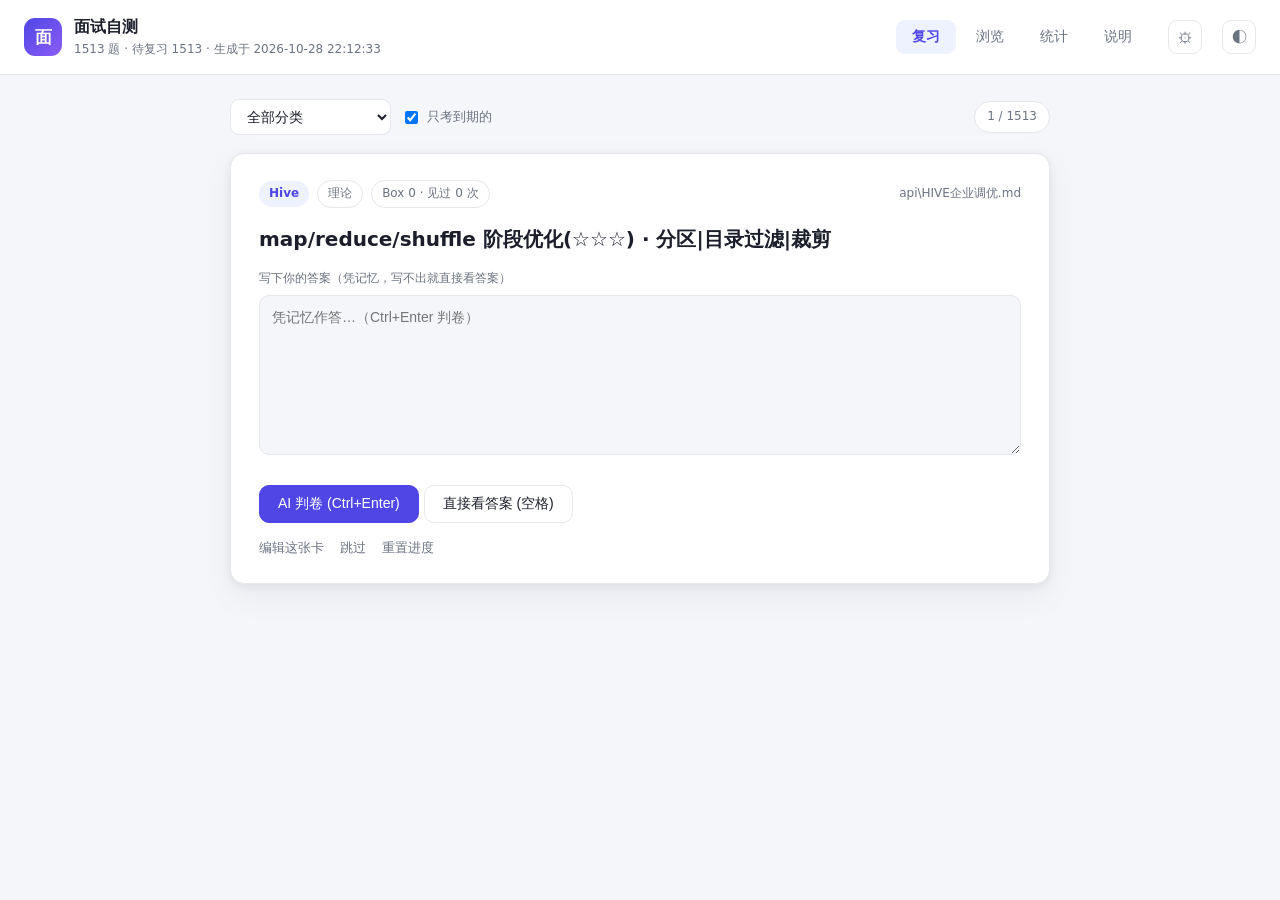
<file: 20260929134445/mianshi/src/index.html>
<!DOCTYPE html>
<html lang="zh-CN">
<head>
<meta charset="UTF-8">
<meta name="viewport" content="width=device-width, initial-scale=1.0">
<title>面试自测 · Interview Drill</title>
<link rel="stylesheet" href="style.css">
</head>
<body>
<header class="topbar">
  <div class="brand">
    <span class="logo">面</span>
    <div>
      <h1>面试自测</h1>
      <p id="meta-line">加载中…</p>
    </div>
  </div>
  <nav class="tabs" id="tabs">
    <button class="tab active" data-mode="review">复习</button>
    <button class="tab" data-mode="browse">浏览</button>
    <button class="tab" data-mode="stats">统计</button>
    <button class="tab" data-mode="help">说明</button>
  </nav>
  <button class="icon-btn" id="ai-btn" title="AI 判卷设置">⚙</button>
  <button class="icon-btn" id="theme-btn" title="切换深浅色">◐</button>
</header>

<main>
  <!-- 复习 -->
  <section id="view-review" class="view active">
    <div class="toolbar">
      <select id="cat-filter"><option value="">全部分类</option></select>
      <label class="check"><input type="checkbox" id="due-only" checked> 只考到期的</label>
      <span class="spacer"></span>
      <span class="pill" id="queue-info">--</span>
    </div>

    <div class="card" id="quiz-card">
      <div class="card-head">
        <span class="tag" id="c-category">分类</span>
        <span class="tag ghost" id="c-type">面试题</span>
        <span class="tag ghost" id="c-box">Box 0</span>
        <span class="src" id="c-source"></span>
      </div>
      <div class="question" id="c-question"></div>
      <label class="answer-input" id="input-wrap">
        <span class="input-hint">写下你的答案（凭记忆，写不出就直接看答案）</span>
        <textarea id="answer-input" rows="6" placeholder="凭记忆作答…（Ctrl+Enter 判卷）"></textarea>
      </label>
      <div class="verdict hidden" id="verdict-box"></div>
      <div class="answer hidden" id="c-answer"></div>
      <div class="chat hidden" id="chat-box"></div>
      <div class="chat-input hidden" id="chat-input-wrap">
        <textarea id="chat-input" rows="2" placeholder="回答面试官的追问…（Ctrl+Enter 发送）"></textarea>
        <div class="chat-actions">
          <button class="btn" id="btn-dig">让面试官继续深挖</button>
          <button class="btn primary" id="btn-chat-send">发送回答 (Ctrl+Enter)</button>
        </div>
      </div>
      <div class="actions">
        <button class="btn primary" id="btn-ai">AI 判卷 (Ctrl+Enter)</button>
        <button class="btn" id="btn-show">直接看答案 (空格)</button>
        <div class="grade hidden" id="grade-box">
          <button class="btn bad" id="btn-again">忘了 (1)</button>
          <button class="btn warn" id="btn-hard">模糊 (2)</button>
          <button class="btn good" id="btn-good">掌握 (3)</button>
        </div>
      </div>
      <div class="card-foot">
        <button class="link" id="btn-edit">编辑这张卡</button>
        <button class="link" id="btn-skip">跳过</button>
        <button class="link" id="btn-reset">重置进度</button>
      </div>
    </div>

    <div class="empty hidden" id="review-empty">
      <h3>这一轮已经清空了</h3>
      <p>取消「只考到期的」可以继续刷，或者去浏览模式看看别的分类。</p>
    </div>
  </section>

  <!-- 浏览 -->
  <section id="view-browse" class="view">
    <div class="toolbar">
      <input type="search" id="search" placeholder="搜索题目或答案…">
      <select id="cat-filter2"><option value="">全部分类</option></select>
      <span class="pill" id="browse-count">--</span>
    </div>
    <div class="list" id="list"></div>
  </section>

  <!-- 统计 -->
  <section id="view-stats" class="view">
    <div class="kpis" id="kpis"></div>
    <h3 class="sec-title">各分类进度</h3>
    <div class="bars" id="cat-bars"></div>
    <h3 class="sec-title">记忆盒分布</h3>
    <div class="bars" id="box-bars"></div>
    <div class="toolbar">
      <button class="btn" id="btn-export">导出我的进度</button>
      <button class="btn" id="btn-import">导入进度</button>
      <input type="file" id="file-import" accept=".json" hidden>
    </div>
  </section>

  <!-- 说明 -->
  <section id="view-help" class="view">
    <div class="help">
      <h3>怎么用</h3>
      <ol>
        <li>右上角 ⚙ 配置 AI 接口（OpenAI 兼容，如 DeepSeek / 智谱 GLM / Kimi）</li>
        <li>出题后凭记忆写下答案，点「AI 判卷」：AI 会对比你整理的标准答案打分并点评</li>
        <li>展开标准答案对照，按建议记分（忘了 / 模糊 / 掌握）进入间隔重复</li>
        <li>不想写答案时点「直接看答案」走传统自评模式</li>
      </ol>
      <h3>间隔重复规则</h3>
      <p>每张卡有一个记忆盒 Box 0–5。评为「掌握」升一级、出现间隔变长；「模糊」停在原级；「忘了」直接掉回 Box 0，明天之前会反复出现。</p>
      <ul>
        <li>Box 0 → 立刻再来</li>
        <li>Box 1 → 1 天后</li>
        <li>Box 2 → 2 天后</li>
        <li>Box 3 → 4 天后</li>
        <li>Box 4 → 7 天后</li>
        <li>Box 5 → 15 天后</li>
      </ul>
      <h3>快捷键</h3>
      <ul>
        <li><code>Ctrl+Enter</code> AI 判卷</li>
        <li><code>空格</code> 显示答案 / 下一题</li>
        <li><code>1</code> 忘了　<code>2</code> 模糊　<code>3</code> 掌握</li>
        <li><code>E</code> 编辑当前卡片</li>
      </ul>
      <p class="tip">进度和你的修改都存在浏览器本地（localStorage），换浏览器或清缓存会丢，记得偶尔在统计页导出备份。</p>
    </div>
  </section>
</main>

<!-- 编辑弹层 -->
<div class="modal hidden" id="modal">
  <div class="modal-box">
    <h3>编辑卡片</h3>
    <label>问题<textarea id="edit-q" rows="3"></textarea></label>
    <label>答案<textarea id="edit-a" rows="12"></textarea></label>
    <div class="modal-actions">
      <button class="btn" id="edit-cancel">取消</button>
      <button class="btn primary" id="edit-save">保存</button>
      <button class="btn danger" id="edit-revert">还原原始内容</button>
    </div>
  </div>
</div>

<!-- AI 设置弹层 -->
<div class="modal hidden" id="ai-modal">
  <div class="modal-box">
    <h3>AI 判卷设置</h3>
    <p class="modal-tip">填一个 OpenAI 兼容接口（DeepSeek / 智谱 GLM / Kimi / 通义 都可以）。Key 只保存在你的浏览器本地。</p>
    <label>接口地址 Base URL<input id="ai-base" placeholder="https://api.deepseek.com/v1"></label>
    <label>API Key<input id="ai-key" type="password" placeholder="sk-…"></label>
    <label>模型<input id="ai-model" placeholder="deepseek-chat"></label>
    <div class="modal-actions">
      <button class="btn" id="ai-cancel">取消</button>
      <button class="btn primary" id="ai-save">保存</button>
    </div>
  </div>
</div>

<div class="toast hidden" id="toast"></div>

<script src="../data/quiz-data.js"></script>
<script src="app.js"></script>
</body>
</html>
</file>
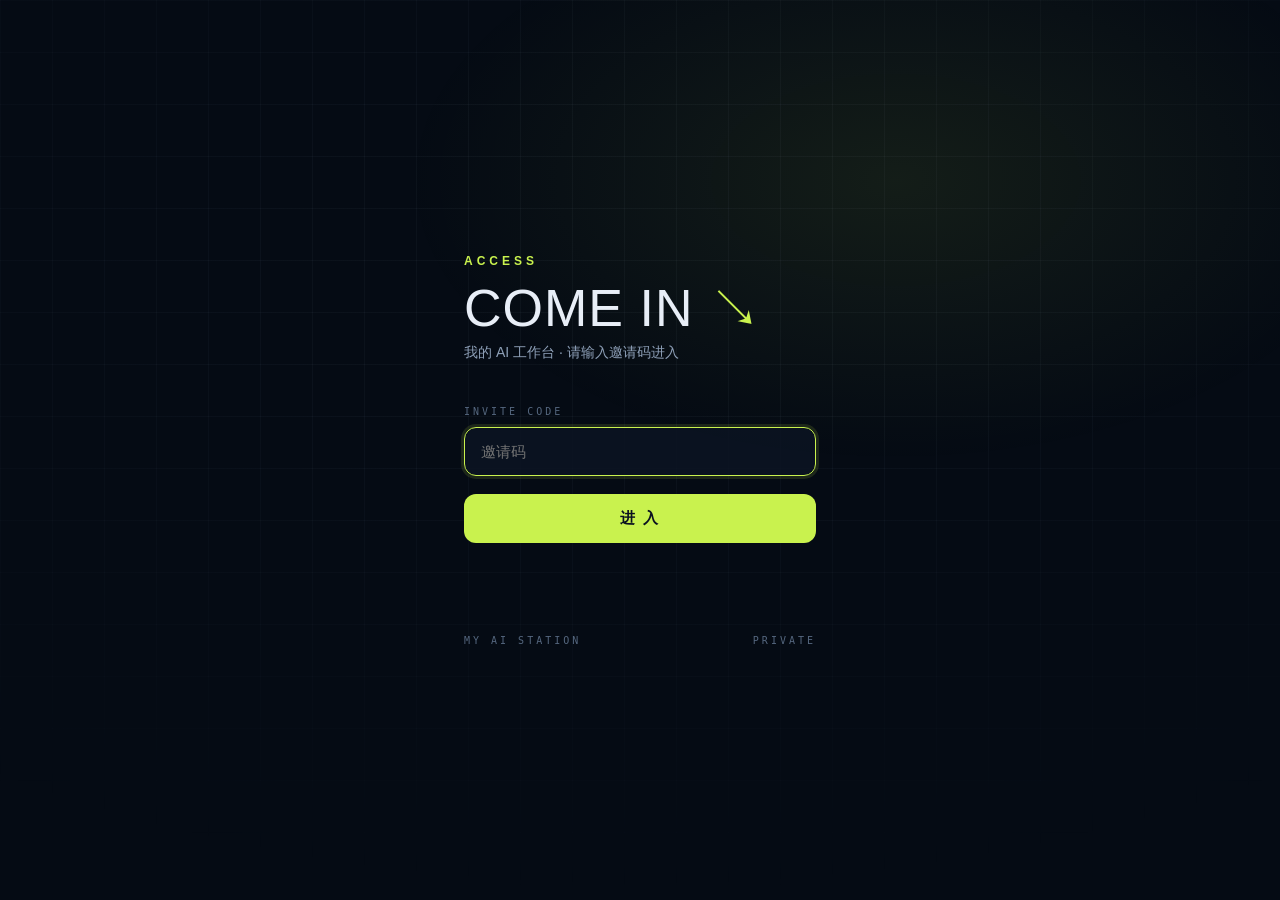
<file: 20260929134445/mianshi/app/static/login.html>
<!DOCTYPE html>
<html lang="zh-CN">
<head>
<meta charset="UTF-8">
<meta name="viewport" content="width=device-width, initial-scale=1.0">
<title>登录 · 我的 AI 平台</title>
<style>
  * { margin: 0; padding: 0; box-sizing: border-box; }
  :root { --bg: #050b14; --lime: #c9f24e; --dim: #8ea0b8; }
  body {
    font-family: -apple-system, "PingFang SC", "Microsoft YaHei", sans-serif;
    min-height: 100vh; display: flex; align-items: center; justify-content: center;
    background: var(--bg); color: #e8eef7; position: relative; overflow: hidden;
  }
  body::before {
    content: ''; position: fixed; inset: 0; pointer-events: none;
    background-image:
      linear-gradient(rgba(142, 160, 184, .05) 1px, transparent 1px),
      linear-gradient(90deg, rgba(142, 160, 184, .05) 1px, transparent 1px);
    background-size: 52px 52px;
    mask-image: radial-gradient(ellipse 90% 70% at 50% 30%, #000 30%, transparent 100%);
  }
  body::after {
    content: ''; position: fixed; inset: 0; pointer-events: none;
    background: radial-gradient(ellipse 55% 45% at 70% 20%, rgba(201, 242, 78, .08), transparent 70%);
  }
  .wrap { position: relative; z-index: 1; width: 400px; padding: 0 24px; }
  .kicker {
    font-size: 12px; letter-spacing: 4px; color: var(--lime);
    font-weight: 700; margin-bottom: 14px;
  }
  h1 {
    font-size: 52px; font-weight: 250; line-height: 1; text-transform: uppercase;
    letter-spacing: 1px; margin-bottom: 10px;
  }
  h1 .arrow { color: var(--lime); }
  .sub { color: var(--dim); font-size: 14px; margin-bottom: 44px; }
  .field label {
    display: block; font-family: Consolas, monospace; font-size: 10px;
    letter-spacing: 3px; color: #55677f; margin-bottom: 10px;
  }
  input {
    width: 100%; padding: 15px 16px; border-radius: 12px; font-size: 15px;
    border: 1px solid #1c2a42; background: rgba(12, 21, 36, .8); color: #e8eef7; outline: none;
    transition: border-color .2s, box-shadow .2s;
  }
  input:focus { border-color: var(--lime); box-shadow: 0 0 0 3px rgba(201, 242, 78, .12); }
  button {
    width: 100%; margin-top: 18px; padding: 15px; border: none; border-radius: 12px;
    background: var(--lime); color: #0b1220; font-size: 15px; font-weight: 800;
    letter-spacing: 2px; cursor: pointer; transition: filter .2s, transform .1s;
  }
  button:hover { filter: brightness(1.08); }
  button:active { transform: scale(.99); }
  button:disabled { opacity: .5; cursor: not-allowed; }
  .err { color: #f87171; font-size: 13px; margin-top: 14px; min-height: 18px; }
  .foot {
    margin-top: 60px; display: flex; justify-content: space-between;
    font-family: Consolas, monospace; font-size: 10px; letter-spacing: 3px; color: #55677f;
  }
</style>
</head>
<body>
  <div class="wrap">
    <div class="kicker">ACCESS</div>
    <h1>COME IN <span class="arrow">↘</span></h1>
    <div class="sub">我的 AI 工作台 · 请输入邀请码进入</div>
    <div class="field">
      <label>INVITE CODE</label>
      <input id="code" type="password" placeholder="邀请码" autofocus
             onkeydown="if(event.key==='Enter')login()">
    </div>
    <button id="btn" onclick="login()">进 入</button>
    <div class="err" id="err"></div>
    <div class="foot"><span>MY AI STATION</span><span>PRIVATE</span></div>
  </div>
<script>
async function login() {
  const code = document.getElementById('code').value.trim();
  const err = document.getElementById('err');
  const btn = document.getElementById('btn');
  if (!code) { err.textContent = '请输入邀请码'; return; }
  btn.disabled = true; err.textContent = '';
  try {
    const resp = await fetch('/api/login', {
      method: 'POST',
      headers: { 'Content-Type': 'application/json' },
      body: JSON.stringify({ code }),
    });
    if (resp.ok) { location.href = '/'; return; }
    const data = await resp.json().catch(() => ({}));
    err.textContent = data.detail || '登录失败';
  } catch (e) {
    err.textContent = '网络错误，请确认服务已启动';
  }
  btn.disabled = false;
}
</script>
</body>
</html>
</file>
<file: 20260929134445/mianshi/src/style.css>
:root {
  --bg: #f5f6fa;
  --panel: #ffffff;
  --text: #1c1f2b;
  --muted: #6b7280;
  --line: #e5e7eb;
  --brand: #4f46e5;
  --brand-soft: #eef2ff;
  --good: #16a34a;
  --warn: #f59e0b;
  --bad: #ef4444;
  --radius: 14px;
  --shadow: 0 2px 8px rgba(17, 24, 39, .06), 0 12px 32px rgba(17, 24, 39, .06);
}

body.dark {
  --bg: #11131a;
  --panel: #191c26;
  --text: #e7e9ee;
  --muted: #9aa1ae;
  --line: #262a36;
  --brand: #818cf8;
  --brand-soft: #232741;
  --shadow: 0 2px 8px rgba(0, 0, 0, .3), 0 12px 32px rgba(0, 0, 0, .35);
}

* { box-sizing: border-box; }

body {
  margin: 0;
  background: var(--bg);
  color: var(--text);
  font: 15px/1.65 "PingFang SC", "Microsoft YaHei", -apple-system, "Segoe UI", system-ui, sans-serif;
  transition: background .2s, color .2s;
}

/* 顶栏 */
.topbar {
  display: flex;
  align-items: center;
  gap: 20px;
  padding: 14px 24px;
  background: var(--panel);
  border-bottom: 1px solid var(--line);
  position: sticky;
  top: 0;
  z-index: 20;
}
.brand { display: flex; align-items: center; gap: 12px; }
.logo {
  width: 38px; height: 38px;
  display: grid; place-items: center;
  border-radius: 11px;
  background: linear-gradient(135deg, var(--brand), #8b5cf6);
  color: #fff; font-weight: 700; font-size: 17px;
}
.brand h1 { margin: 0; font-size: 16px; font-weight: 650; }
.brand p { margin: 0; font-size: 12px; color: var(--muted); }

.tabs { display: flex; gap: 4px; margin-left: auto; }
.tab {
  border: 0; background: transparent; color: var(--muted);
  padding: 8px 16px; border-radius: 9px; cursor: pointer; font-size: 14px;
}
.tab:hover { background: var(--brand-soft); color: var(--brand); }
.tab.active { background: var(--brand-soft); color: var(--brand); font-weight: 600; }

.icon-btn {
  border: 1px solid var(--line); background: transparent; color: var(--muted);
  width: 34px; height: 34px; border-radius: 9px; cursor: pointer; font-size: 15px;
}
.icon-btn:hover { color: var(--brand); border-color: var(--brand); }

main { max-width: 860px; margin: 0 auto; padding: 24px 20px 80px; }
.view { display: none; }
.view.active { display: block; }

/* 工具栏 */
.toolbar {
  display: flex; align-items: center; gap: 10px; flex-wrap: wrap;
  margin-bottom: 18px;
}
.spacer { flex: 1; }
select, input[type="search"] {
  border: 1px solid var(--line); background: var(--panel); color: var(--text);
  padding: 8px 12px; border-radius: 9px; font-size: 14px; outline: none;
}
input[type="search"] { flex: 1; min-width: 180px; }
select:focus, input:focus { border-color: var(--brand); }
.check { display: flex; align-items: center; gap: 6px; font-size: 13px; color: var(--muted); cursor: pointer; }
.pill {
  font-size: 12px; color: var(--muted); background: var(--panel);
  border: 1px solid var(--line); padding: 5px 12px; border-radius: 999px;
}

/* 卡片 */
.card {
  background: var(--panel); border: 1px solid var(--line);
  border-radius: var(--radius); box-shadow: var(--shadow);
  padding: 26px 28px;
}
.card-head { display: flex; align-items: center; gap: 8px; margin-bottom: 16px; flex-wrap: wrap; }
.tag {
  font-size: 12px; padding: 3px 10px; border-radius: 999px;
  background: var(--brand-soft); color: var(--brand); font-weight: 600;
}
.tag.ghost { background: transparent; border: 1px solid var(--line); color: var(--muted); font-weight: 500; }
.src { font-size: 12px; color: var(--muted); margin-left: auto; }

.question {
  font-size: 20px; font-weight: 600; line-height: 1.55; margin-bottom: 6px;
  word-break: break-word;
}
.answer {
  margin-top: 18px; padding-top: 18px; border-top: 1px dashed var(--line);
  font-size: 15px; color: var(--text);
}
.answer p { margin: 0 0 10px; }
.answer ul { margin: 0 0 10px; padding-left: 22px; }
.answer li { margin-bottom: 4px; }
.answer h4 { margin: 14px 0 8px; font-size: 15px; }
.answer pre {
  background: var(--bg); border: 1px solid var(--line);
  padding: 12px 14px; border-radius: 10px; overflow-x: auto; font-size: 13px;
}
.answer code { font-family: "JetBrains Mono", Consolas, monospace; }
.answer :not(pre) > code {
  background: var(--bg); padding: 1px 5px; border-radius: 5px; font-size: 13px;
}

.actions { margin-top: 22px; }
.grade { display: flex; gap: 10px; }
.btn {
  border: 1px solid var(--line); background: var(--panel); color: var(--text);
  padding: 9px 18px; border-radius: 10px; cursor: pointer; font-size: 14px;
  transition: transform .08s, background .15s;
}
.btn:hover { border-color: var(--brand); }
.btn:active { transform: translateY(1px); }
.btn.primary { background: var(--brand); border-color: var(--brand); color: #fff; }
.btn.good { background: var(--good); border-color: var(--good); color: #fff; }
.btn.warn { background: var(--warn); border-color: var(--warn); color: #fff; }
.btn.bad { background: var(--bad); border-color: var(--bad); color: #fff; }
.btn.danger { color: var(--bad); border-color: var(--bad); }
.grade .btn { flex: 1; }

.card-foot { margin-top: 16px; display: flex; gap: 16px; }
.link {
  border: 0; background: transparent; color: var(--muted);
  font-size: 13px; cursor: pointer; padding: 0;
}
.link:hover { color: var(--brand); }

.empty {
  text-align: center; padding: 60px 20px; color: var(--muted);
  background: var(--panel); border: 1px dashed var(--line); border-radius: var(--radius);
}
.empty h3 { margin: 0 0 8px; color: var(--text); }

/* 列表 */
.list { display: flex; flex-direction: column; gap: 10px; }
.item {
  background: var(--panel); border: 1px solid var(--line);
  border-radius: 12px; padding: 14px 18px; cursor: pointer;
}
.item:hover { border-color: var(--brand); }
.item .row { display: flex; gap: 10px; align-items: baseline; }
.item .q { font-weight: 600; flex: 1; }
.item .a { margin-top: 10px; font-size: 14px; color: var(--muted); white-space: pre-wrap; }
.item .a.collapsed { display: none; }

/* 统计 */
.kpis { display: grid; grid-template-columns: repeat(auto-fit, minmax(140px, 1fr)); gap: 12px; margin-bottom: 24px; }
.kpi { background: var(--panel); border: 1px solid var(--line); border-radius: 12px; padding: 16px 18px; }
.kpi .n { font-size: 26px; font-weight: 700; }
.kpi .l { font-size: 12px; color: var(--muted); margin-top: 2px; }
.sec-title { font-size: 14px; margin: 24px 0 12px; color: var(--muted); font-weight: 600; }
.bars { display: flex; flex-direction: column; gap: 10px; }
.bar-row { display: flex; align-items: center; gap: 12px; font-size: 13px; }
.bar-row .name { width: 130px; overflow: hidden; text-overflow: ellipsis; white-space: nowrap; }
.bar-track { flex: 1; height: 10px; background: var(--bg); border-radius: 999px; overflow: hidden; }
.bar-fill { height: 100%; background: linear-gradient(90deg, var(--brand), #8b5cf6); border-radius: 999px; }
.bar-row .num { width: 62px; text-align: right; color: var(--muted); }

/* 说明 */
.help { background: var(--panel); border: 1px solid var(--line); border-radius: var(--radius); padding: 24px 28px; }
.help h3 { margin: 20px 0 8px; font-size: 15px; }
.help h3:first-child { margin-top: 0; }
.help ol, .help ul { margin: 0; padding-left: 22px; color: var(--muted); }
.help li { margin-bottom: 4px; }
.help code {
  background: var(--bg); padding: 2px 6px; border-radius: 5px; font-size: 13px;
  font-family: Consolas, monospace; color: var(--brand);
}
.help .tip { margin-top: 18px; font-size: 13px; color: var(--muted); }

/* 弹层 */
.modal {
  position: fixed; inset: 0; background: rgba(15, 18, 26, .55);
  display: grid; place-items: center; z-index: 50; padding: 20px;
}
.modal-box {
  background: var(--panel); border-radius: var(--radius); padding: 24px;
  width: min(640px, 100%); max-height: 88vh; overflow: auto;
}
.modal-box h3 { margin: 0 0 16px; }
.modal-box label { display: block; font-size: 13px; color: var(--muted); margin-bottom: 12px; }
.modal-box textarea {
  width: 100%; border: 1px solid var(--line); background: var(--bg); color: var(--text);
  border-radius: 10px; padding: 10px 12px; font: 14px/1.6 Consolas, "Microsoft YaHei", monospace;
  resize: vertical; outline: none; margin-top: 4px;
}
.modal-box textarea:focus { border-color: var(--brand); }
.modal-actions { display: flex; gap: 10px; justify-content: flex-end; margin-top: 8px; }

/* Toast */
.toast {
  position: fixed; bottom: 28px; left: 50%; transform: translateX(-50%);
  background: var(--text); color: var(--bg); padding: 10px 20px;
  border-radius: 999px; font-size: 14px; z-index: 60;
}

.hidden { display: none !important; }

/* 答题与判卷 */
.answer-input { display: block; margin-top: 14px; }
.input-hint { display: block; font-size: 12px; color: var(--muted); margin-bottom: 6px; }
.answer-input textarea {
  width: 100%; border: 1px solid var(--line); background: var(--bg); color: var(--text);
  border-radius: 10px; padding: 10px 12px; font: 14px/1.65 "Microsoft YaHei", sans-serif;
  resize: vertical; outline: none;
}
.answer-input textarea:focus { border-color: var(--brand); }
.verdict {
  margin-top: 14px; padding: 14px 16px; border-radius: 10px;
  background: var(--brand-soft); border: 1px solid var(--line); font-size: 14px;
}
.verdict .v-score { font-size: 20px; font-weight: 700; margin-right: 10px; }
.verdict .v-tag {
  display: inline-block; padding: 2px 10px; border-radius: 999px;
  color: #fff; font-size: 12px; margin-right: 10px;
}
.verdict .v-tag.g { background: var(--good); }
.verdict .v-tag.w { background: var(--warn); }
.verdict .v-tag.b { background: var(--bad); }
.verdict .v-comment { margin-top: 8px; white-space: pre-wrap; }
.verdict .v-suggest { margin-top: 8px; font-size: 12px; color: var(--muted); }
.judging { color: var(--muted); }

/* 面试官追问对话 */
.chat { margin-top: 16px; display: flex; flex-direction: column; gap: 10px; }
.bubble { max-width: 88%; padding: 10px 14px; border-radius: 12px; font-size: 14px; line-height: 1.65; }
.bubble.interviewer {
  align-self: flex-start; background: var(--brand-soft);
  border: 1px solid var(--line); border-top-left-radius: 4px; white-space: pre-wrap;
}
.bubble.me {
  align-self: flex-end; background: var(--panel); border: 1px solid var(--line);
  border-top-right-radius: 4px; white-space: pre-wrap; color: var(--text);
}
.bubble.typing { color: var(--muted); font-size: 13px; }
.bubble .q-mark {
  display: inline-block; font-weight: 700; color: var(--brand); margin-right: 6px;
}
.chat-input { margin-top: 14px; }
.chat-input textarea {
  width: 100%; border: 1px solid var(--line); background: var(--bg); color: var(--text);
  border-radius: 10px; padding: 10px 12px; font: 14px/1.6 "Microsoft YaHei", sans-serif;
  resize: vertical; outline: none;
}
.chat-input textarea:focus { border-color: var(--brand); }
.chat-actions { display: flex; gap: 10px; margin-top: 8px; }
.modal-tip { font-size: 13px; color: var(--muted); margin: 0 0 14px; }
.modal-box input {
  width: 100%; border: 1px solid var(--line); background: var(--bg); color: var(--text);
  border-radius: 10px; padding: 9px 12px; font-size: 14px; outline: none; margin-top: 4px;
}
.modal-box input:focus { border-color: var(--brand); }

@media (max-width: 640px) {
  .topbar { flex-wrap: wrap; padding: 12px 16px; }
  .tabs { order: 3; width: 100%; margin-left: 0; }
  .question { font-size: 18px; }
  .card { padding: 20px; }
}
</file>
